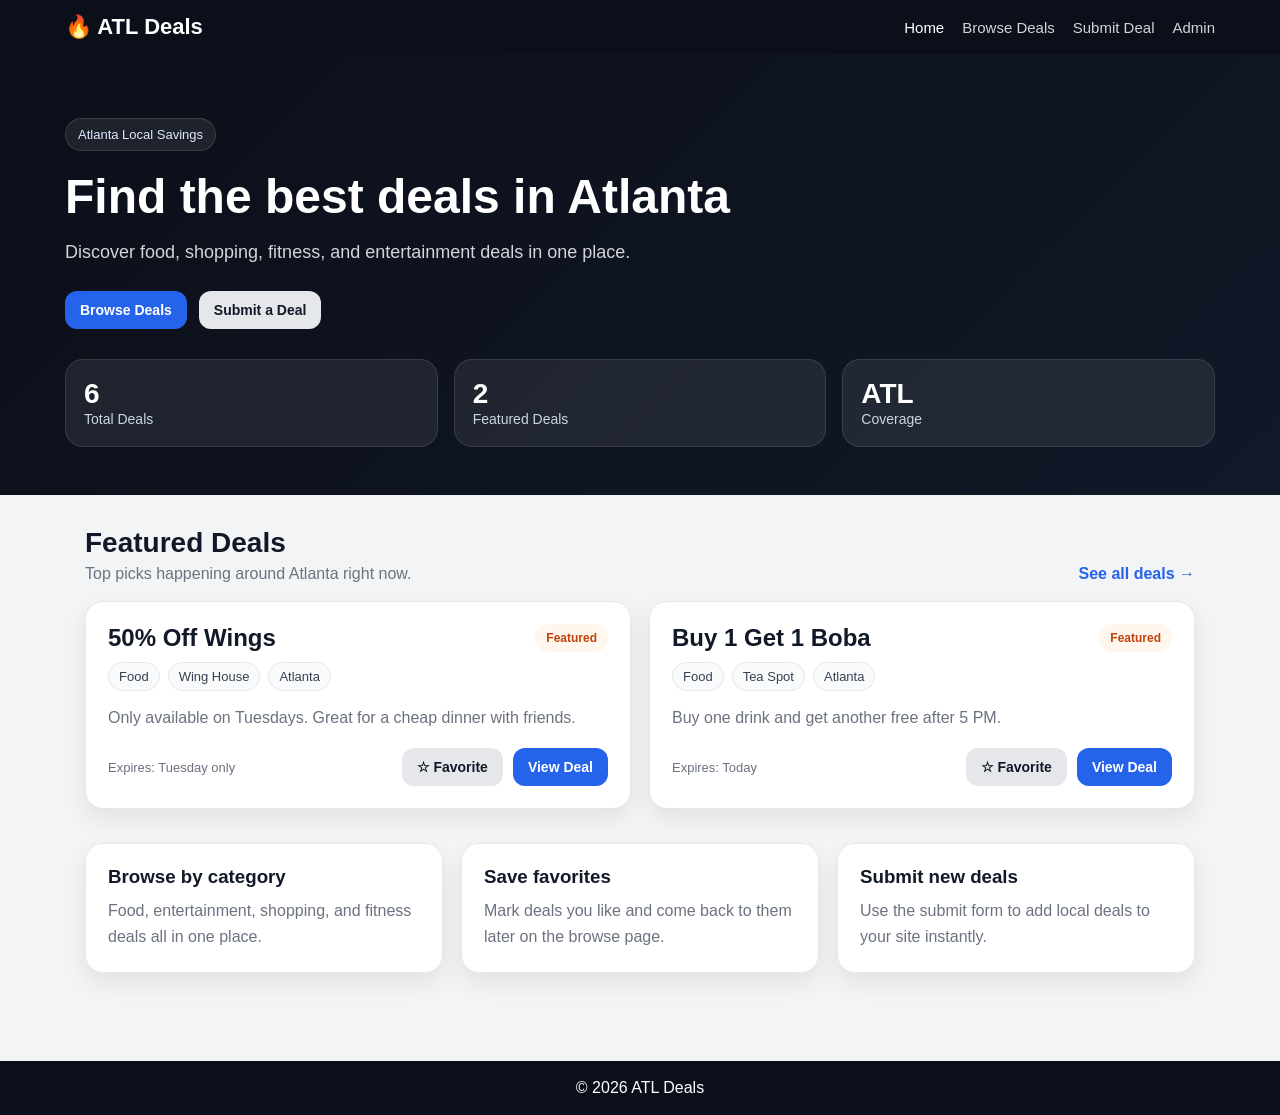
<file: index.html>
<!DOCTYPE html>
<html lang="en">
<head>
  <meta charset="UTF-8" />
  <meta name="viewport" content="width=device-width, initial-scale=1.0" />
  <title>ATL Deals | Home</title>
  <link rel="stylesheet" href="./style.css" />
</head>
<body>
  <nav class="navbar">
    <div class="nav-inner">
      <a class="brand" href="./index.html">🔥 ATL Deals</a>
      <div class="nav-links">
        <a href="./index.html" class="active">Home</a>
        <a href="./deals.html">Browse Deals</a>
        <a href="./submit.html">Submit Deal</a>
        <a href="./admin.html">Admin</a>
      </div>
    </div>
  </nav>

  <header class="hero">
    <div class="hero-inner">
      <span class="hero-badge">Atlanta Local Savings</span>
      <h1>Find the best deals in Atlanta</h1>
      <p>
        Discover food, shopping, fitness, and entertainment deals in one place.
      </p>

      <div class="hero-buttons">
        <a class="btn btn-primary" href="./deals.html">Browse Deals</a>
        <a class="btn btn-secondary" href="./submit.html">Submit a Deal</a>
      </div>

      <div class="stats-grid">
        <div class="stat-card">
          <span class="stat-number" id="home-total-deals">0</span>
          <span class="stat-label">Total Deals</span>
        </div>
        <div class="stat-card">
          <span class="stat-number" id="home-featured-deals">0</span>
          <span class="stat-label">Featured Deals</span>
        </div>
        <div class="stat-card">
          <span class="stat-number">ATL</span>
          <span class="stat-label">Coverage</span>
        </div>
      </div>
    </div>
  </header>

  <main class="page">
    <section class="section-header">
      <div>
        <h2>Featured Deals</h2>
        <p>Top picks happening around Atlanta right now.</p>
      </div>
      <a class="text-link" href="./deals.html">See all deals →</a>
    </section>

    <section id="featured-deals-grid" class="deals-grid"></section>

    <section class="info-grid">
      <div class="info-card">
        <h3>Browse by category</h3>
        <p>Food, entertainment, shopping, and fitness deals all in one place.</p>
      </div>
      <div class="info-card">
        <h3>Save favorites</h3>
        <p>Mark deals you like and come back to them later on the browse page.</p>
      </div>
      <div class="info-card">
        <h3>Submit new deals</h3>
        <p>Use the submit form to add local deals to your site instantly.</p>
      </div>
    </section>
  </main>

  <footer class="footer">
    <p>© 2026 ATL Deals</p>
  </footer>

  <script src="./script.js"></script>
</body>
</html>
</file>
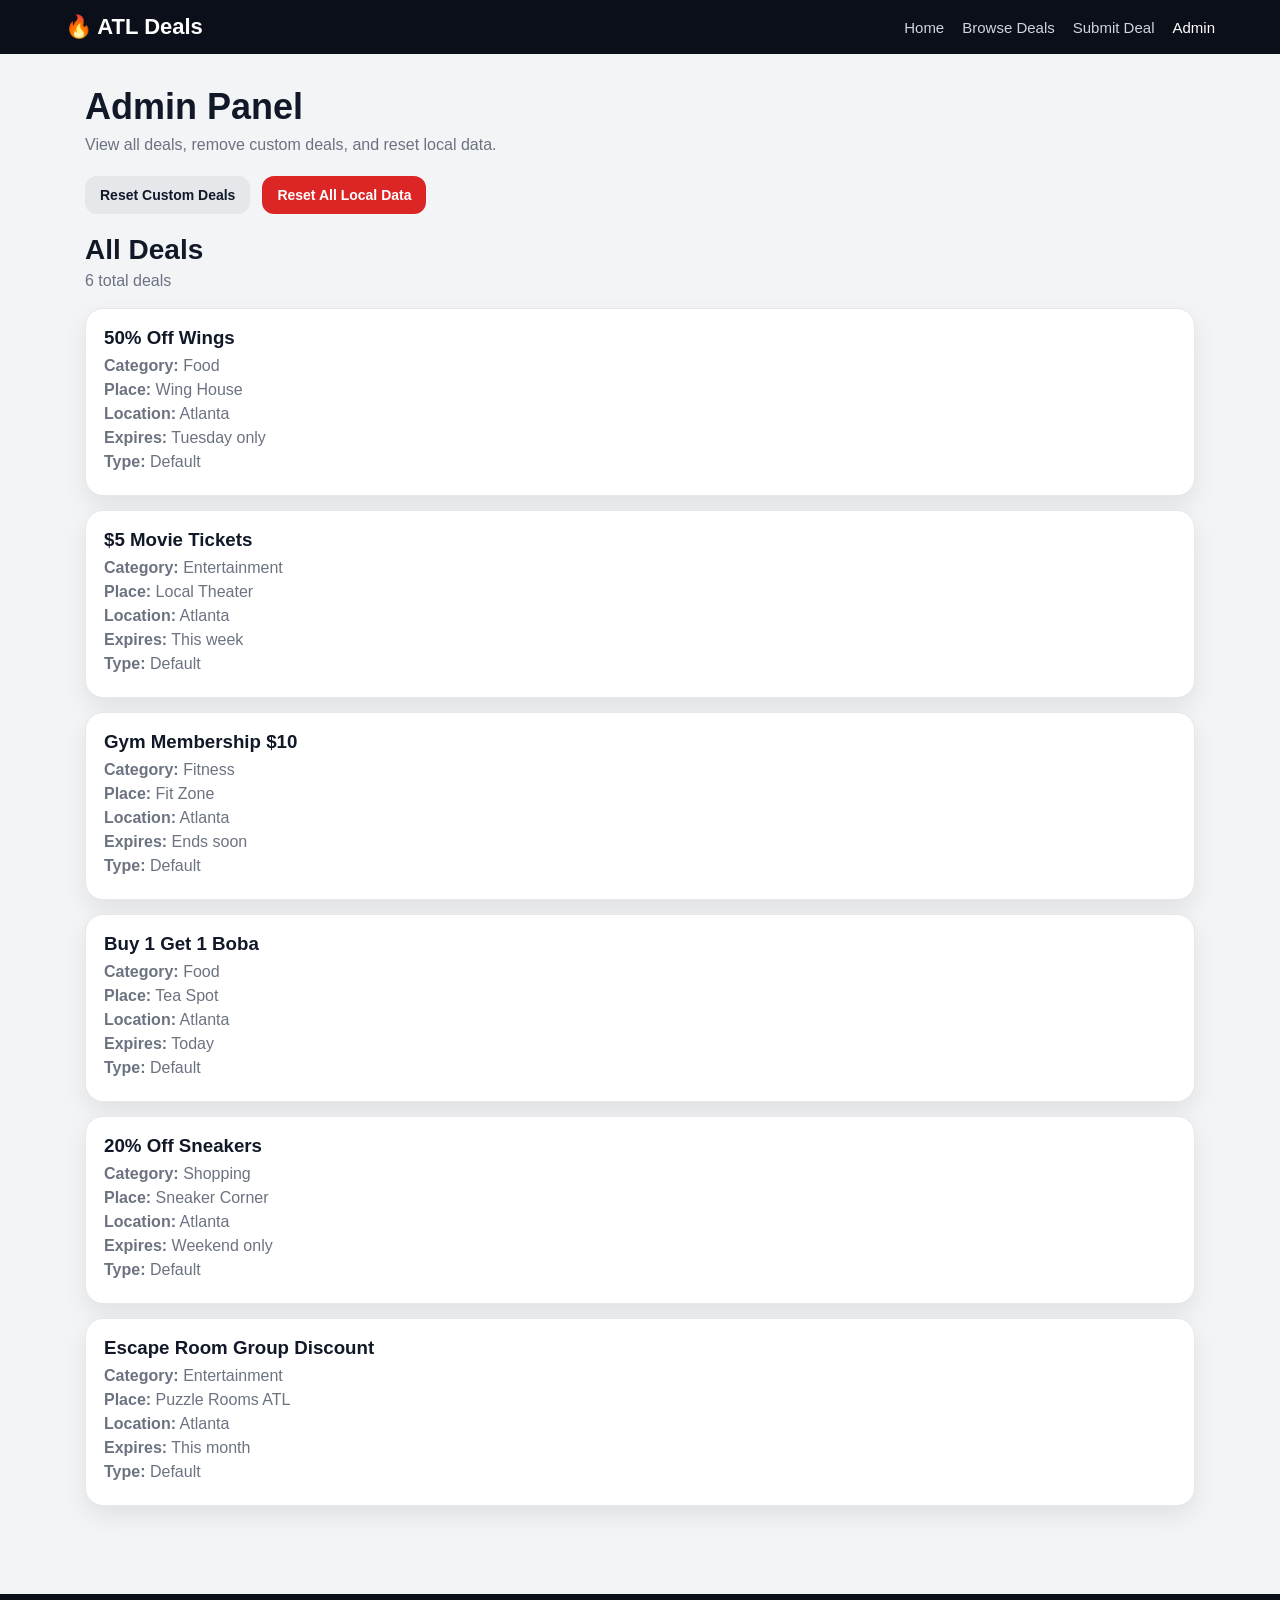
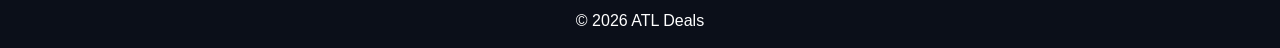
<file: admin.html>
<!DOCTYPE html>
<html lang="en">
<head>
  <meta charset="UTF-8" />
  <meta name="viewport" content="width=device-width, initial-scale=1.0" />
  <title>ATL Deals | Admin</title>
  <link rel="stylesheet" href="./style.css" />
</head>
<body>
  <nav class="navbar">
    <div class="nav-inner">
      <a class="brand" href="./index.html">🔥 ATL Deals</a>
      <div class="nav-links">
        <a href="./index.html">Home</a>
        <a href="./deals.html">Browse Deals</a>
        <a href="./submit.html">Submit Deal</a>
        <a href="./admin.html" class="active">Admin</a>
      </div>
    </div>
  </nav>

  <main class="page">
    <section class="browse-header">
      <h1>Admin Panel</h1>
      <p>View all deals, remove custom deals, and reset local data.</p>
    </section>

    <section class="admin-actions">
      <button class="btn btn-secondary" id="reset-custom-btn">Reset Custom Deals</button>
      <button class="btn btn-danger" id="reset-all-btn">Reset All Local Data</button>
    </section>

    <section class="section-header">
      <div>
        <h2>All Deals</h2>
        <p id="admin-count-text">Loading deals...</p>
      </div>
    </section>

    <section id="admin-deals-list" class="admin-list"></section>

    <div id="admin-empty-state" class="empty-state hidden">
      <h3>No deals available</h3>
      <p>Add a deal from the submit page.</p>
    </div>
  </main>

  <footer class="footer">
    <p>© 2026 ATL Deals</p>
  </footer>

  <script src="./admin.js"></script>
</body>
</html>
</file>
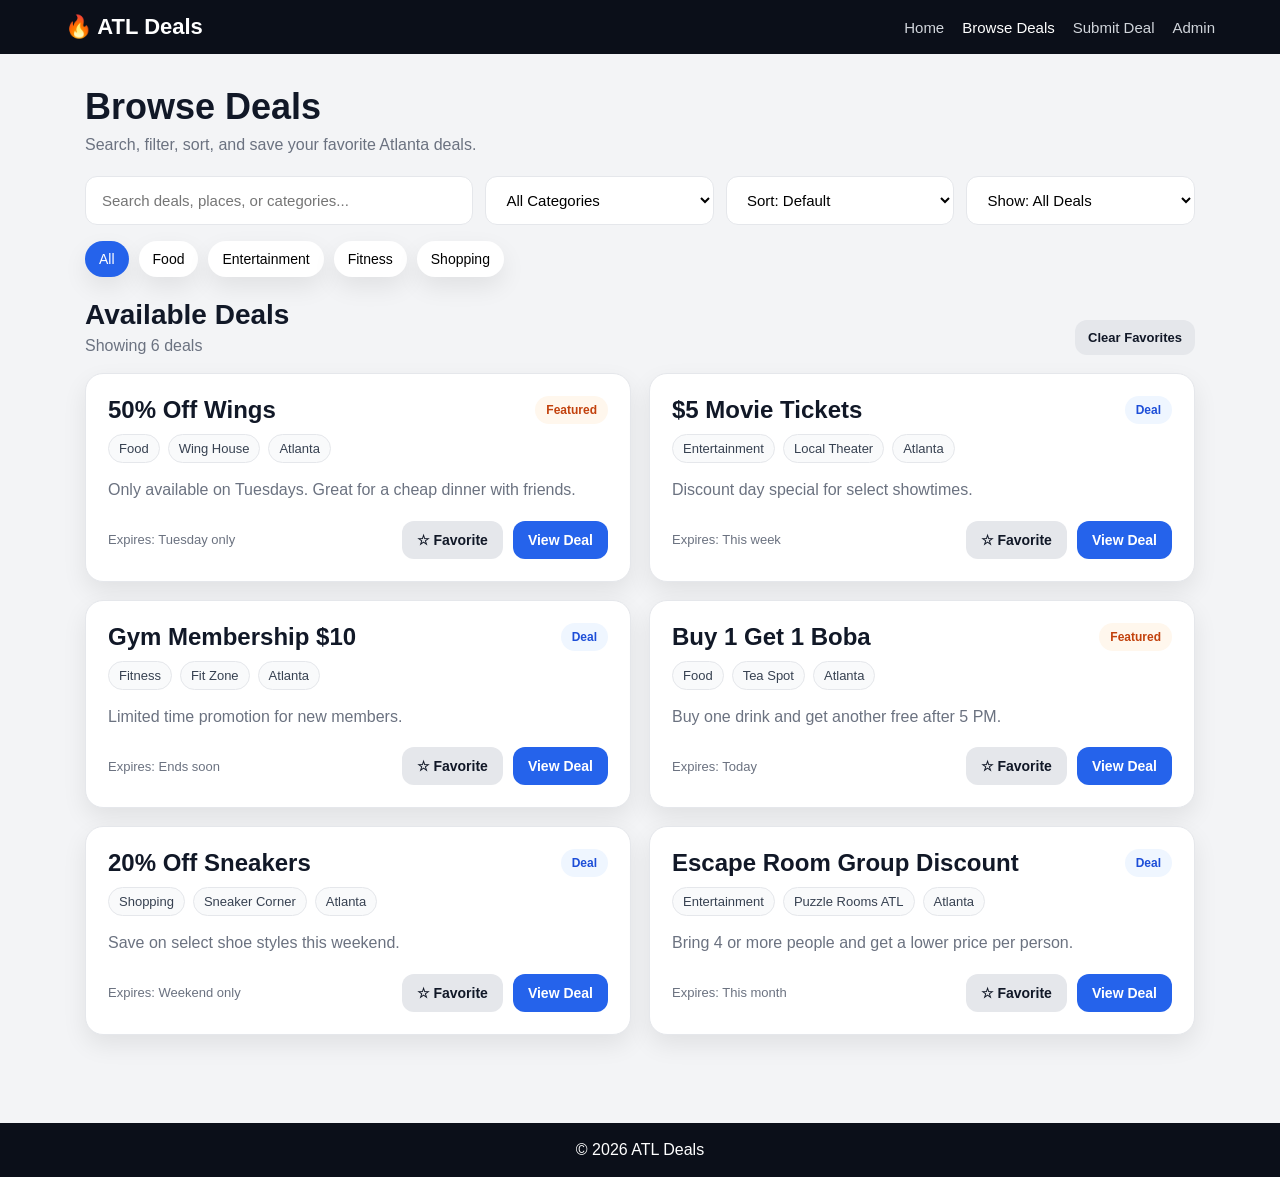
<file: deals.html>
<!DOCTYPE html>
<html lang="en">
<head>
  <meta charset="UTF-8" />
  <meta name="viewport" content="width=device-width, initial-scale=1.0" />
  <title>ATL Deals | Browse</title>
  <link rel="stylesheet" href="./style.css" />
</head>
<body>
  <nav class="navbar">
    <div class="nav-inner">
      <a class="brand" href="./index.html">🔥 ATL Deals</a>
      <div class="nav-links">
        <a href="./index.html">Home</a>
        <a href="./deals.html" class="active">Browse Deals</a>
        <a href="./submit.html">Submit Deal</a>
        <a href="./admin.html">Admin</a>
      </div>
    </div>
  </nav>

  <main class="page">
    <section class="browse-header">
      <h1>Browse Deals</h1>
      <p>Search, filter, sort, and save your favorite Atlanta deals.</p>
    </section>

    <section class="controls-panel">
      <input type="text" id="search" placeholder="Search deals, places, or categories..." />

      <select id="category-filter">
        <option value="all">All Categories</option>
        <option value="Food">Food</option>
        <option value="Entertainment">Entertainment</option>
        <option value="Fitness">Fitness</option>
        <option value="Shopping">Shopping</option>
      </select>

      <select id="sort-filter">
        <option value="default">Sort: Default</option>
        <option value="title-asc">Sort: A to Z</option>
        <option value="title-desc">Sort: Z to A</option>
        <option value="featured-first">Sort: Featured First</option>
      </select>

      <select id="view-filter">
        <option value="all">Show: All Deals</option>
        <option value="favorites">Show: Favorites Only</option>
      </select>
    </section>

    <section class="chip-row">
      <button class="chip active" data-category="all">All</button>
      <button class="chip" data-category="Food">Food</button>
      <button class="chip" data-category="Entertainment">Entertainment</button>
      <button class="chip" data-category="Fitness">Fitness</button>
      <button class="chip" data-category="Shopping">Shopping</button>
    </section>

    <section class="section-header">
      <div>
        <h2>Available Deals</h2>
        <p id="results-text">Showing all deals</p>
      </div>
      <button class="btn btn-secondary btn-small" id="clear-favorites-btn">Clear Favorites</button>
    </section>

    <section id="deals-grid" class="deals-grid"></section>

    <div id="empty-state" class="empty-state hidden">
      <h3>No deals found</h3>
      <p>Try another search, category, or view filter.</p>
    </div>
  </main>

  <footer class="footer">
    <p>© 2026 ATL Deals</p>
  </footer>

  <script src="./script.js"></script>
</body>
</html>
</file>
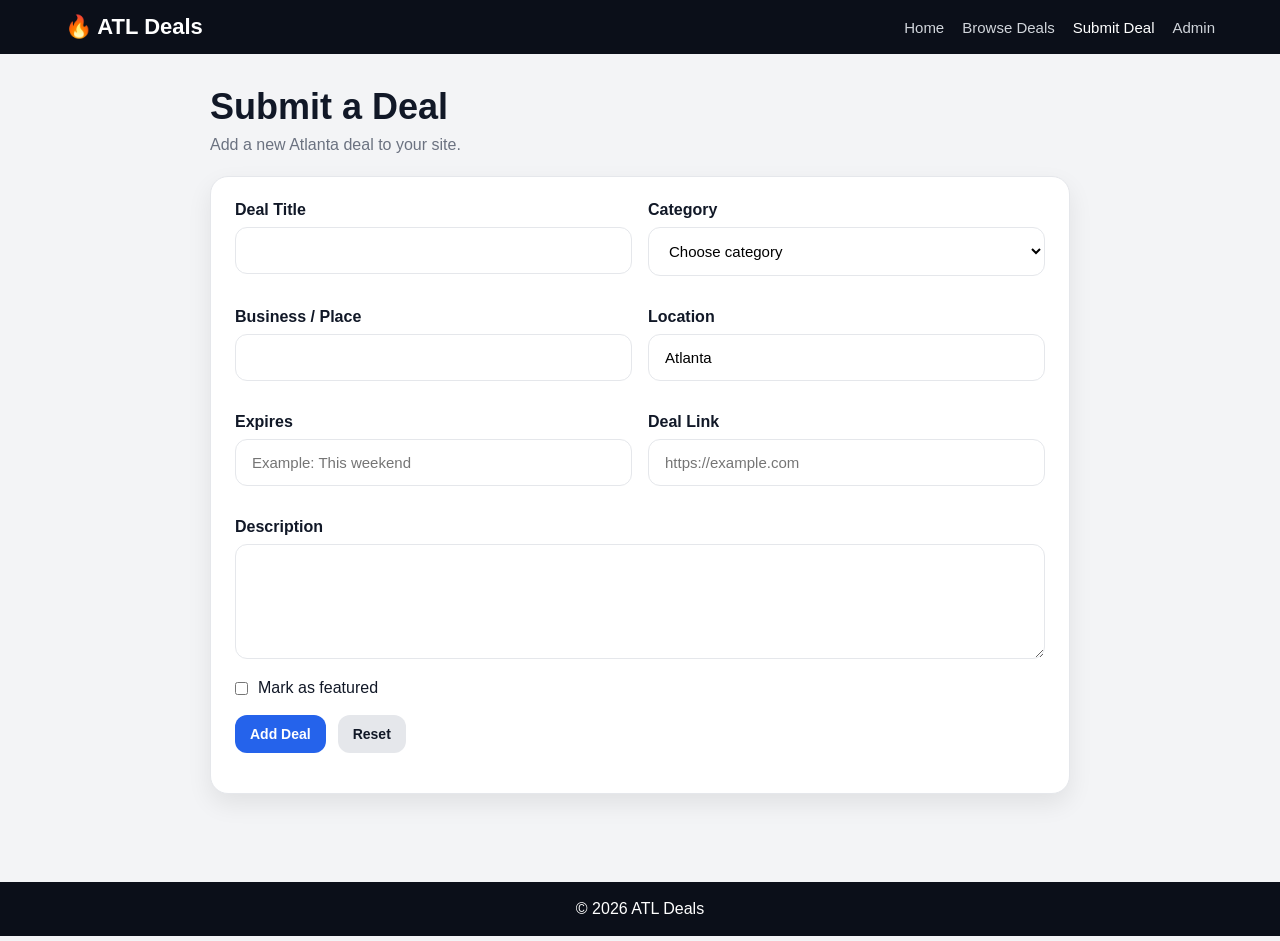
<file: submit.html>
<!DOCTYPE html>
<html lang="en">
<head>
  <meta charset="UTF-8" />
  <meta name="viewport" content="width=device-width, initial-scale=1.0" />
  <title>ATL Deals | Submit</title>
  <link rel="stylesheet" href="./style.css" />
</head>
<body>
  <nav class="navbar">
    <div class="nav-inner">
      <a class="brand" href="./index.html">🔥 ATL Deals</a>
      <div class="nav-links">
        <a href="./index.html">Home</a>
        <a href="./deals.html">Browse Deals</a>
        <a href="./submit.html" class="active">Submit Deal</a>
        <a href="./admin.html">Admin</a>
      </div>
    </div>
  </nav>

  <main class="page narrow-page">
    <section class="browse-header">
      <h1>Submit a Deal</h1>
      <p>Add a new Atlanta deal to your site.</p>
    </section>

    <form id="submit-deal-form" class="form-card">
      <div class="form-grid">
        <div class="form-group">
          <label for="title">Deal Title</label>
          <input type="text" id="title" required />
        </div>

        <div class="form-group">
          <label for="category">Category</label>
          <select id="category" required>
            <option value="">Choose category</option>
            <option value="Food">Food</option>
            <option value="Entertainment">Entertainment</option>
            <option value="Fitness">Fitness</option>
            <option value="Shopping">Shopping</option>
          </select>
        </div>

        <div class="form-group">
          <label for="place">Business / Place</label>
          <input type="text" id="place" required />
        </div>

        <div class="form-group">
          <label for="location">Location</label>
          <input type="text" id="location" value="Atlanta" required />
        </div>

        <div class="form-group">
          <label for="expires">Expires</label>
          <input type="text" id="expires" placeholder="Example: This weekend" required />
        </div>

        <div class="form-group">
          <label for="link">Deal Link</label>
          <input type="url" id="link" placeholder="https://example.com" />
        </div>
      </div>

      <div class="form-group">
        <label for="description">Description</label>
        <textarea id="description" rows="5" required></textarea>
      </div>

      <div class="form-check">
        <input type="checkbox" id="featured" />
        <label for="featured">Mark as featured</label>
      </div>

      <div class="form-actions">
        <button type="submit" class="btn btn-primary">Add Deal</button>
        <button type="button" class="btn btn-secondary" id="reset-form-btn">Reset</button>
      </div>

      <p id="submit-message" class="form-message"></p>
    </form>
  </main>

  <footer class="footer">
    <p>© 2026 ATL Deals</p>
  </footer>

  <script src="./submit.js"></script>
</body>
</html>
</file>
<file: style.css>
* {
  margin: 0;
  padding: 0;
  box-sizing: border-box;
}

:root {
  --bg: #f3f4f6;
  --card: #ffffff;
  --text: #111827;
  --muted: #6b7280;
  --dark: #0b0f19;
  --blue: #2563eb;
  --blue-dark: #1d4ed8;
  --border: #e5e7eb;
  --danger: #dc2626;
  --danger-dark: #b91c1c;
  --shadow: 0 10px 25px rgba(0, 0, 0, 0.08);
  --radius: 18px;
  --radius-sm: 12px;
}

body {
  font-family: Arial, sans-serif;
  background: var(--bg);
  color: var(--text);
}

a {
  color: inherit;
}

.navbar {
  background: var(--dark);
  color: white;
  padding: 14px 20px;
  position: sticky;
  top: 0;
  z-index: 10;
}

.nav-inner {
  max-width: 1150px;
  margin: 0 auto;
  display: flex;
  justify-content: space-between;
  align-items: center;
  gap: 20px;
}

.brand {
  font-size: 22px;
  font-weight: bold;
  text-decoration: none;
}

.nav-links {
  display: flex;
  gap: 18px;
  flex-wrap: wrap;
}

.nav-links a {
  text-decoration: none;
  color: #d1d5db;
  font-size: 15px;
}

.nav-links a.active,
.nav-links a:hover {
  color: white;
}

.hero {
  background: linear-gradient(135deg, #0b0f19, #111827);
  color: white;
  padding: 64px 20px 48px;
}

.hero-inner {
  max-width: 1150px;
  margin: 0 auto;
}

.hero-badge {
  display: inline-block;
  background: rgba(255, 255, 255, 0.08);
  color: #dbeafe;
  border: 1px solid rgba(255, 255, 255, 0.12);
  padding: 8px 12px;
  border-radius: 999px;
  font-size: 13px;
  margin-bottom: 18px;
}

.hero h1 {
  font-size: 48px;
  max-width: 700px;
  margin-bottom: 14px;
}

.hero p {
  color: #d1d5db;
  font-size: 18px;
  line-height: 1.6;
  max-width: 720px;
  margin-bottom: 24px;
}

.hero-buttons {
  display: flex;
  gap: 12px;
  flex-wrap: wrap;
  margin-bottom: 30px;
}

.page {
  max-width: 1150px;
  margin: 0 auto;
  padding: 32px 20px 48px;
}

.narrow-page {
  max-width: 900px;
}

.browse-header {
  margin-bottom: 22px;
}

.browse-header h1 {
  font-size: 36px;
  margin-bottom: 8px;
}

.browse-header p {
  color: var(--muted);
}

.stats-grid {
  display: grid;
  grid-template-columns: repeat(3, minmax(0, 1fr));
  gap: 16px;
}

.stat-card {
  background: rgba(255, 255, 255, 0.08);
  padding: 18px;
  border-radius: var(--radius);
  border: 1px solid rgba(255, 255, 255, 0.1);
}

.stat-number {
  display: block;
  font-size: 28px;
  font-weight: bold;
}

.stat-label {
  color: #cbd5e1;
  font-size: 14px;
}

.section-header {
  display: flex;
  justify-content: space-between;
  align-items: end;
  gap: 12px;
  margin-bottom: 18px;
}

.section-header h2 {
  font-size: 28px;
  margin-bottom: 6px;
}

.section-header p {
  color: var(--muted);
}

.text-link {
  text-decoration: none;
  color: var(--blue);
  font-weight: bold;
}

.text-link:hover {
  color: var(--blue-dark);
}

.info-grid {
  margin-top: 34px;
  display: grid;
  grid-template-columns: repeat(3, minmax(0, 1fr));
  gap: 18px;
}

.info-card {
  background: white;
  border-radius: var(--radius);
  box-shadow: var(--shadow);
  border: 1px solid var(--border);
  padding: 22px;
}

.info-card h3 {
  margin-bottom: 10px;
}

.info-card p {
  color: var(--muted);
  line-height: 1.6;
}

.controls-panel {
  display: grid;
  grid-template-columns: 1.7fr 1fr 1fr 1fr;
  gap: 12px;
  margin-bottom: 16px;
}

.controls-panel input,
.controls-panel select,
.form-group input,
.form-group select,
.form-group textarea {
  width: 100%;
  padding: 14px 16px;
  border: 1px solid var(--border);
  border-radius: var(--radius-sm);
  font-size: 15px;
  background: white;
  outline: none;
}

.controls-panel input:focus,
.controls-panel select:focus,
.form-group input:focus,
.form-group select:focus,
.form-group textarea:focus {
  border-color: var(--blue);
}

.chip-row {
  display: flex;
  flex-wrap: wrap;
  gap: 10px;
  margin-bottom: 22px;
}

.chip {
  border: none;
  background: white;
  box-shadow: var(--shadow);
  border-radius: 999px;
  padding: 10px 14px;
  cursor: pointer;
  font-size: 14px;
}

.chip.active {
  background: var(--blue);
  color: white;
}

.deals-grid {
  display: grid;
  grid-template-columns: repeat(2, minmax(0, 1fr));
  gap: 18px;
}

.deal-card {
  background: var(--card);
  border-radius: var(--radius);
  box-shadow: var(--shadow);
  border: 1px solid var(--border);
  padding: 22px;
}

.card-top {
  display: flex;
  justify-content: space-between;
  align-items: start;
  gap: 12px;
  margin-bottom: 12px;
}

.deal-title {
  font-size: 24px;
  margin-bottom: 10px;
}

.meta {
  display: flex;
  flex-wrap: wrap;
  gap: 8px;
}

.meta-tag {
  background: #f9fafb;
  border: 1px solid var(--border);
  border-radius: 999px;
  padding: 6px 10px;
  font-size: 13px;
  color: #374151;
}

.badge {
  background: #eff6ff;
  color: var(--blue-dark);
  font-weight: bold;
  border-radius: 999px;
  padding: 7px 11px;
  font-size: 12px;
  white-space: nowrap;
}

.badge.featured {
  background: #fff7ed;
  color: #c2410c;
}

.description {
  color: var(--muted);
  line-height: 1.6;
  margin: 14px 0 18px;
}

.card-bottom {
  display: flex;
  justify-content: space-between;
  align-items: center;
  gap: 12px;
  flex-wrap: wrap;
}

.expire-text {
  color: var(--muted);
  font-size: 13px;
}

.card-actions {
  display: flex;
  gap: 10px;
  flex-wrap: wrap;
}

.btn,
.deal-link,
.favorite-btn,
.delete-btn {
  border: none;
  border-radius: 12px;
  padding: 11px 15px;
  font-size: 14px;
  cursor: pointer;
  text-decoration: none;
  font-weight: bold;
  display: inline-block;
}

.btn-primary,
.deal-link {
  background: var(--blue);
  color: white;
}

.btn-primary:hover,
.deal-link:hover {
  background: var(--blue-dark);
}

.btn-secondary,
.favorite-btn {
  background: #e5e7eb;
  color: var(--text);
}

.btn-secondary:hover,
.favorite-btn:hover {
  background: #d1d5db;
}

.btn-danger,
.delete-btn {
  background: var(--danger);
  color: white;
}

.btn-danger:hover,
.delete-btn:hover {
  background: var(--danger-dark);
}

.btn-small {
  padding: 10px 13px;
  font-size: 13px;
}

.empty-state {
  background: white;
  border-radius: var(--radius);
  box-shadow: var(--shadow);
  padding: 42px 20px;
  text-align: center;
}

.empty-state h3 {
  margin-bottom: 8px;
}

.empty-state p {
  color: var(--muted);
}

.hidden {
  display: none;
}

.form-card {
  background: white;
  border-radius: var(--radius);
  box-shadow: var(--shadow);
  border: 1px solid var(--border);
  padding: 24px;
}

.form-grid {
  display: grid;
  grid-template-columns: repeat(2, minmax(0, 1fr));
  gap: 16px;
  margin-bottom: 16px;
}

.form-group {
  margin-bottom: 16px;
}

.form-group label {
  display: block;
  font-weight: bold;
  margin-bottom: 8px;
}

.form-check {
  display: flex;
  align-items: center;
  gap: 10px;
  margin-bottom: 18px;
}

.form-actions {
  display: flex;
  gap: 12px;
  flex-wrap: wrap;
}

.form-message {
  margin-top: 16px;
  font-weight: bold;
  color: var(--blue-dark);
}

.admin-actions {
  display: flex;
  gap: 12px;
  flex-wrap: wrap;
  margin-bottom: 20px;
}

.admin-list {
  display: grid;
  gap: 14px;
}

.admin-item {
  background: white;
  border-radius: var(--radius);
  box-shadow: var(--shadow);
  border: 1px solid var(--border);
  padding: 18px;
  display: flex;
  justify-content: space-between;
  align-items: start;
  gap: 16px;
}

.admin-item h3 {
  margin-bottom: 8px;
}

.admin-item p {
  color: var(--muted);
  margin-bottom: 6px;
}

.footer {
  margin-top: 40px;
  background: var(--dark);
  color: white;
  text-align: center;
  padding: 18px;
}

@media (max-width: 950px) {
  .controls-panel,
  .form-grid,
  .deals-grid,
  .info-grid,
  .stats-grid {
    grid-template-columns: 1fr;
  }

  .hero h1 {
    font-size: 36px;
  }

  .section-header,
  .admin-item,
  .nav-inner {
    flex-direction: column;
    align-items: start;
  }
}
</file>
